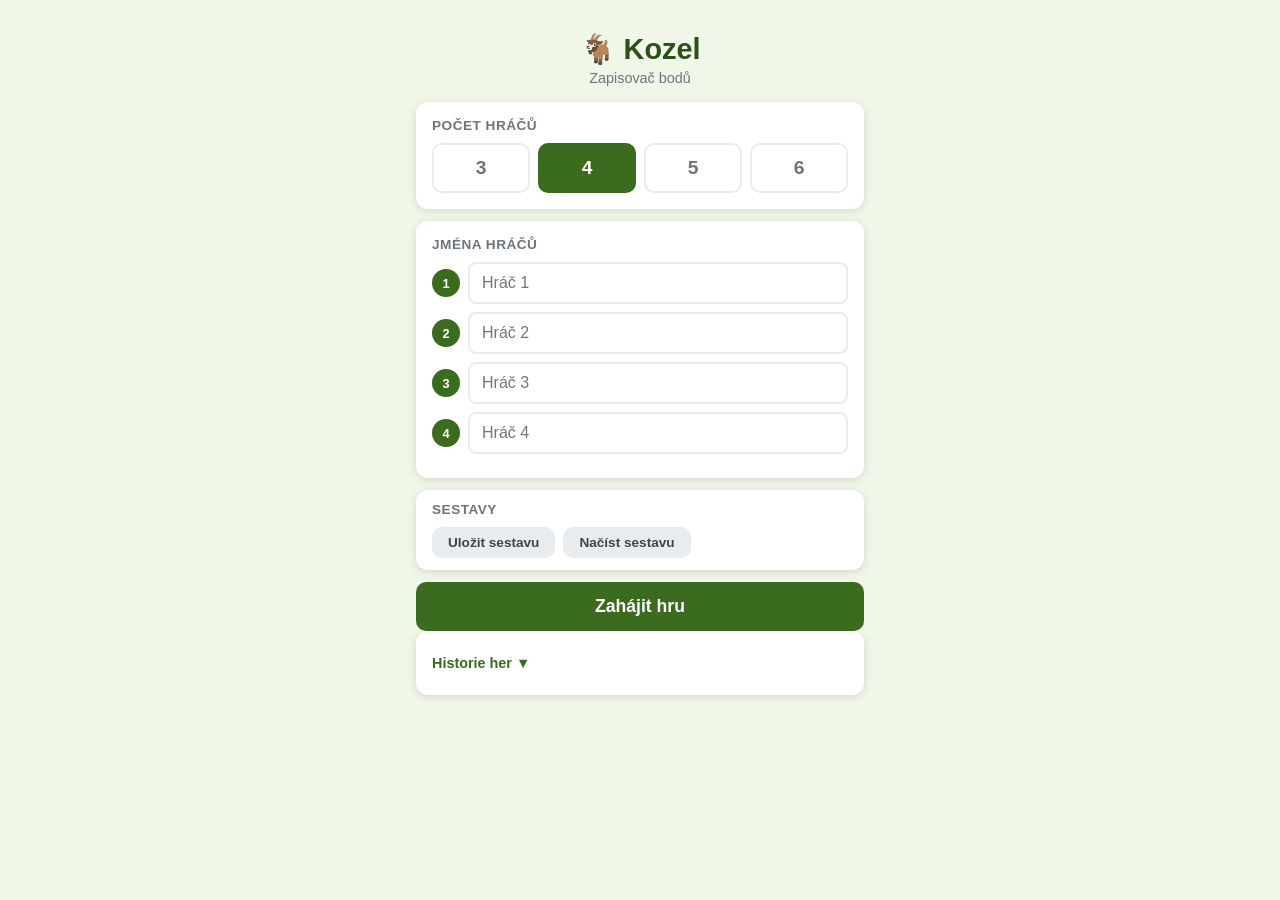
<file: index.html>
<!DOCTYPE html>
<html lang="cs">
<head>
  <meta charset="UTF-8">
  <meta name="viewport" content="width=device-width, initial-scale=1.0, user-scalable=no">
  <meta name="theme-color" content="#2d5016">
  <meta name="apple-mobile-web-app-capable" content="yes">
  <meta name="apple-mobile-web-app-status-bar-style" content="black-translucent">
  <title>Kozel – Zapisovač bodů</title>
  <link rel="manifest" href="manifest.json">
  <link rel="icon" type="image/svg+xml" href="icons/icon.svg">
  <link rel="apple-touch-icon" href="icons/icon-192.png">
  <link rel="stylesheet" href="style.css">
</head>
<body>
  <!-- OBRAZOVKA 1: Výběr hráčů -->
  <div id="screen-setup" class="screen active">
    <header>
      <h1>🐐 Kozel</h1>
      <p class="subtitle">Zapisovač bodů</p>
    </header>

    <div class="card">
      <label class="label">Počet hráčů</label>
      <div class="player-count-btns" id="player-count-btns">
        <button class="count-btn" data-count="3">3</button>
        <button class="count-btn active" data-count="4">4</button>
        <button class="count-btn" data-count="5">5</button>
        <button class="count-btn" data-count="6">6</button>
      </div>
    </div>

    <div class="card">
      <label class="label">Jména hráčů</label>
      <div id="player-names"></div>
    </div>

    <div class="card lineup-card">
      <label class="label">Sestavy</label>
      <div class="lineup-actions">
        <button id="btn-save-lineup" class="btn btn-secondary btn-sm">Uložit sestavu</button>
        <button id="btn-load-lineup" class="btn btn-secondary btn-sm">Načíst sestavu</button>
      </div>
      <div id="lineup-list" class="lineup-list hidden"></div>
    </div>

    <button id="btn-start-game" class="btn btn-primary btn-lg">Zahájit hru</button>

    <div class="card">
      <button id="btn-show-archive" class="btn btn-link">Historie her ▼</button>
      <div id="archive-container" class="hidden">
        <div id="archive-list"></div>
        <button id="btn-clear-archive" class="btn btn-danger btn-sm" style="margin-top:8px">Smazat historii</button>
      </div>
    </div>
  </div>

  <!-- OBRAZOVKA 2: Přehled skóre -->
  <div id="screen-score" class="screen">
    <header>
      <h1>🐐 Kozel</h1>
      <span class="round-badge" id="round-badge">Kolo 1</span>
    </header>

    <div class="card">
      <table class="score-table" id="score-table">
        <thead>
          <tr>
            <th>Hráč</th>
            <th>Skóre</th>
          </tr>
        </thead>
        <tbody></tbody>
      </table>
    </div>

    <div class="action-buttons">
      <button id="btn-next-round" class="btn btn-primary btn-lg">Další kolo</button>
      <button id="btn-undo-round" class="btn btn-secondary btn-sm" disabled>Opravit poslední kolo</button>
    </div>

    <div class="card history-card">
      <button id="btn-toggle-history" class="btn btn-link">Historie kol ▼</button>
      <div id="history-container" class="hidden">
        <div id="history-list"></div>
      </div>
    </div>

    <button id="btn-new-game" class="btn btn-danger btn-sm">Nová hra</button>

    <!-- Game Over overlay -->
    <div id="game-over" class="game-over hidden">
      <div class="game-over-content">
        <h2>Konec hry!</h2>
        <p id="game-over-msg"></p>
        <div id="game-over-scores"></div>
        <div class="game-over-buttons">
          <button id="btn-close-game-over" class="btn btn-secondary btn-sm">Zobrazit průběh</button>
          <button id="btn-new-game-over" class="btn btn-primary btn-lg">Nová hra</button>
        </div>
      </div>
    </div>
  </div>

  <!-- OBRAZOVKA 3: Zadání výsledků kola -->
  <div id="screen-round" class="screen">
    <header>
      <h1>Zadání kola</h1>
      <span class="remaining-badge" id="remaining-badge">Zbývá: 20</span>
    </header>

    <div class="card">
      <label class="toggle-label">
        <span>Hlášené kolo (40 bodů)</span>
        <label class="switch">
          <input type="checkbox" id="toggle-hlasene">
          <span class="slider"></span>
        </label>
      </label>
    </div>

    <div id="round-players"></div>

    <div class="action-buttons">
      <button id="btn-confirm-round" class="btn btn-primary btn-lg" disabled>Potvrdit kolo</button>
      <button id="btn-cancel-round" class="btn btn-secondary btn-sm">Zrušit</button>
    </div>
  </div>

  <!-- Modal pro načtení sestavy -->
  <div id="modal-lineup" class="modal hidden">
    <div class="modal-content">
      <h3>Uložené sestavy</h3>
      <div id="modal-lineup-list"></div>
      <button id="btn-close-lineup-modal" class="btn btn-secondary btn-sm">Zavřít</button>
    </div>
  </div>

  <!-- Modal pro uložení sestavy -->
  <div id="modal-save-lineup" class="modal hidden">
    <div class="modal-content">
      <h3>Uložit sestavu</h3>
      <input type="text" id="lineup-name-input" placeholder="Název sestavy" class="input">
      <div class="modal-actions">
        <button id="btn-confirm-save-lineup" class="btn btn-primary btn-sm">Uložit</button>
        <button id="btn-cancel-save-lineup" class="btn btn-secondary btn-sm">Zrušit</button>
      </div>
    </div>
  </div>

  <script src="app.js"></script>
</body>
</html>
</file>
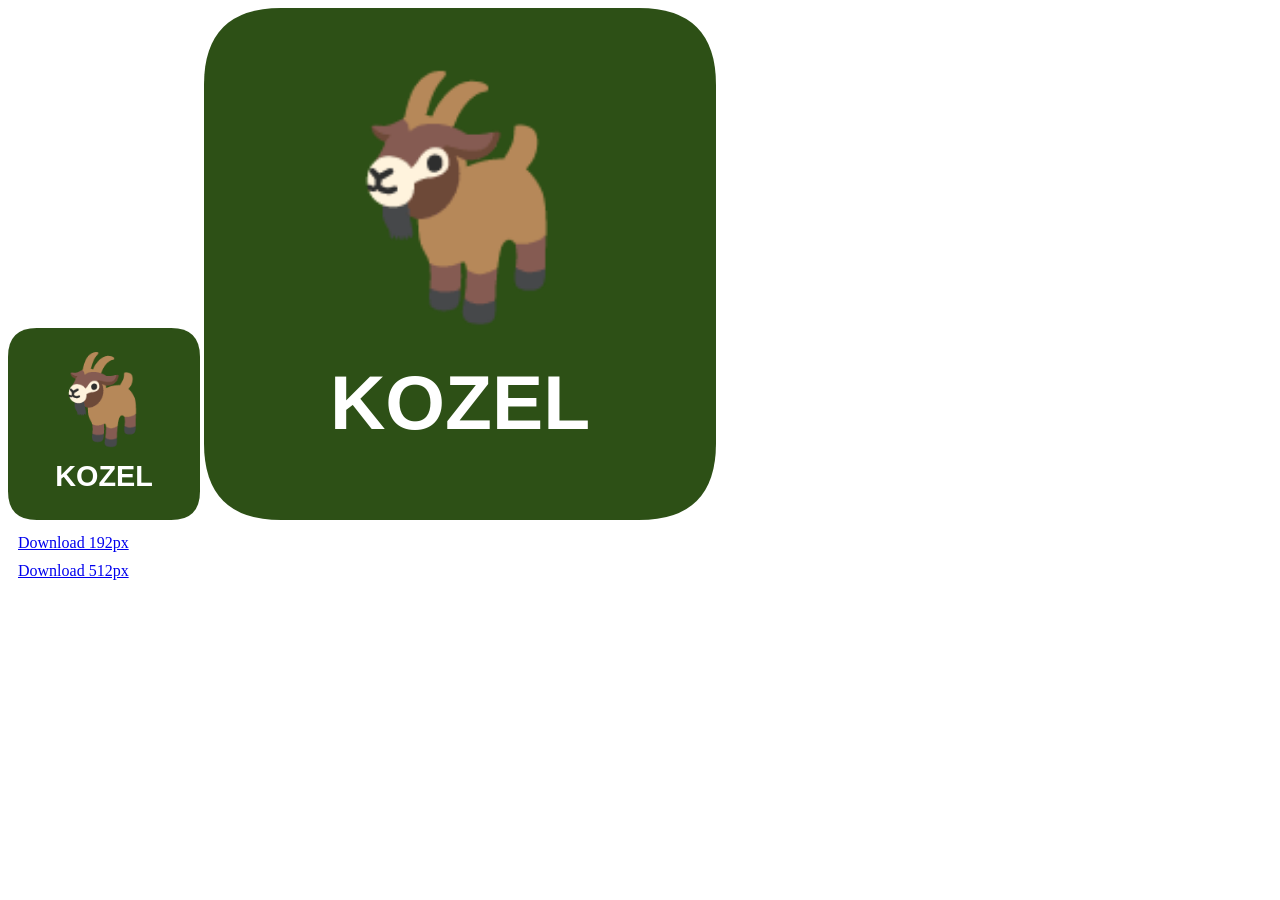
<file: icons/generate-icons.html>
<!DOCTYPE html>
<html>
<body>
<canvas id="c192" width="192" height="192"></canvas>
<canvas id="c512" width="512" height="512"></canvas>
<script>
function drawIcon(canvas) {
  const ctx = canvas.getContext('2d');
  const s = canvas.width;
  const r = s * 0.15;

  // Rounded rect background
  ctx.beginPath();
  ctx.moveTo(r, 0);
  ctx.lineTo(s - r, 0);
  ctx.quadraticCurveTo(s, 0, s, r);
  ctx.lineTo(s, s - r);
  ctx.quadraticCurveTo(s, s, s - r, s);
  ctx.lineTo(r, s);
  ctx.quadraticCurveTo(0, s, 0, s - r);
  ctx.lineTo(0, r);
  ctx.quadraticCurveTo(0, 0, r, 0);
  ctx.closePath();
  ctx.fillStyle = '#2d5016';
  ctx.fill();

  // Goat emoji
  ctx.font = `${s * 0.45}px Arial`;
  ctx.textAlign = 'center';
  ctx.textBaseline = 'middle';
  ctx.fillText('🐐', s/2, s * 0.4);

  // Text
  ctx.fillStyle = '#ffffff';
  ctx.font = `bold ${s * 0.15}px Arial`;
  ctx.fillText('KOZEL', s/2, s * 0.78);
}

drawIcon(document.getElementById('c192'));
drawIcon(document.getElementById('c512'));

// Download links
['c192', 'c512'].forEach(id => {
  const canvas = document.getElementById(id);
  const link = document.createElement('a');
  link.download = `icon-${canvas.width}.png`;
  link.href = canvas.toDataURL('image/png');
  link.textContent = `Download ${canvas.width}px`;
  link.style.display = 'block';
  link.style.margin = '10px';
  document.body.appendChild(link);
});
</script>
</body>
</html>
</file>
<file: style.css>
* {
  margin: 0;
  padding: 0;
  box-sizing: border-box;
}

:root {
  --green-dark: #2d5016;
  --green: #3a6b1e;
  --green-light: #5a9a30;
  --green-bg: #f0f7e8;
  --gold: #d4a017;
  --gold-light: #fff3cd;
  --red: #c0392b;
  --red-light: #fdecea;
  --red-bg: #e74c3c;
  --gray: #6c757d;
  --gray-light: #e9ecef;
  --gray-bg: #f8f9fa;
  --white: #ffffff;
  --shadow: 0 2px 8px rgba(0,0,0,0.12);
  --radius: 12px;
}

html {
  font-size: 16px;
}

body {
  font-family: -apple-system, BlinkMacSystemFont, 'Segoe UI', Roboto, sans-serif;
  background: var(--green-bg);
  color: #222;
  min-height: 100vh;
  -webkit-tap-highlight-color: transparent;
}

/* Screens */
.screen {
  display: none;
  padding: 16px;
  max-width: 480px;
  margin: 0 auto;
  padding-bottom: 32px;
}

.screen.active {
  display: block;
}

/* Header */
header {
  text-align: center;
  padding: 16px 0;
  display: flex;
  flex-direction: column;
  align-items: center;
  gap: 4px;
}

header h1 {
  font-size: 1.8rem;
  color: var(--green-dark);
}

.subtitle {
  color: var(--gray);
  font-size: 0.9rem;
}

.round-badge {
  background: var(--green);
  color: var(--white);
  padding: 4px 16px;
  border-radius: 20px;
  font-size: 0.85rem;
  font-weight: 600;
}

.remaining-badge {
  background: var(--gold);
  color: #333;
  padding: 4px 16px;
  border-radius: 20px;
  font-size: 0.85rem;
  font-weight: 700;
}

/* Cards */
.card {
  background: var(--white);
  border-radius: var(--radius);
  padding: 16px;
  margin-bottom: 12px;
  box-shadow: var(--shadow);
}

.label {
  display: block;
  font-weight: 600;
  font-size: 0.85rem;
  color: var(--gray);
  text-transform: uppercase;
  letter-spacing: 0.5px;
  margin-bottom: 10px;
}

/* Player count buttons */
.player-count-btns {
  display: flex;
  gap: 8px;
}

.count-btn {
  flex: 1;
  padding: 12px;
  border: 2px solid var(--gray-light);
  border-radius: 10px;
  background: var(--white);
  font-size: 1.2rem;
  font-weight: 700;
  color: var(--gray);
  cursor: pointer;
  transition: all 0.15s;
}

.count-btn.active {
  border-color: var(--green);
  background: var(--green);
  color: var(--white);
}

/* Player name inputs */
.player-name-row {
  display: flex;
  align-items: center;
  gap: 8px;
  margin-bottom: 8px;
}

.player-number {
  width: 28px;
  height: 28px;
  border-radius: 50%;
  background: var(--green);
  color: var(--white);
  display: flex;
  align-items: center;
  justify-content: center;
  font-size: 0.8rem;
  font-weight: 700;
  flex-shrink: 0;
}

.input {
  width: 100%;
  padding: 10px 12px;
  border: 2px solid var(--gray-light);
  border-radius: 8px;
  font-size: 1rem;
  outline: none;
  transition: border-color 0.15s;
}

.input:focus {
  border-color: var(--green);
}

/* Buttons */
.btn {
  border: none;
  border-radius: 10px;
  font-weight: 600;
  cursor: pointer;
  transition: all 0.15s;
  font-size: 1rem;
  display: inline-flex;
  align-items: center;
  justify-content: center;
  gap: 6px;
}

.btn:active {
  transform: scale(0.97);
}

.btn-primary {
  background: var(--green);
  color: var(--white);
}

.btn-primary:hover {
  background: var(--green-dark);
}

.btn-primary:disabled {
  background: var(--gray-light);
  color: var(--gray);
  cursor: not-allowed;
  transform: none;
}

.btn-secondary {
  background: var(--gray-light);
  color: #444;
}

.btn-secondary:hover {
  background: #ddd;
}

.btn-danger {
  background: var(--red-light);
  color: var(--red);
}

.btn-danger:hover {
  background: #f5c6c0;
}

.btn-link {
  background: none;
  color: var(--green);
  text-decoration: none;
  padding: 8px 0;
  font-size: 0.9rem;
}

.btn-lg {
  width: 100%;
  padding: 14px 24px;
  font-size: 1.1rem;
}

.btn-sm {
  padding: 8px 16px;
  font-size: 0.85rem;
}

/* Lineup */
.lineup-actions {
  display: flex;
  gap: 8px;
}

.lineup-card {
  padding: 12px 16px;
}

.lineup-list {
  margin-top: 10px;
}

.lineup-item {
  display: flex;
  justify-content: space-between;
  align-items: center;
  padding: 8px;
  border-bottom: 1px solid var(--gray-light);
}

.lineup-item:last-child {
  border-bottom: none;
}

.lineup-item-name {
  font-weight: 600;
}

.lineup-item-players {
  color: var(--gray);
  font-size: 0.8rem;
}

.lineup-item-actions {
  display: flex;
  gap: 6px;
}

/* Score table */
.score-table {
  width: 100%;
  border-collapse: collapse;
}

.score-table th {
  text-align: left;
  padding: 8px 12px;
  color: var(--gray);
  font-size: 0.8rem;
  text-transform: uppercase;
  letter-spacing: 0.5px;
  border-bottom: 2px solid var(--gray-light);
}

.score-table th:last-child {
  text-align: right;
}

.score-table td {
  padding: 12px;
  font-size: 1.1rem;
  border-bottom: 1px solid var(--gray-light);
}

.score-table td:last-child {
  text-align: right;
  font-weight: 700;
  font-size: 1.3rem;
}

.score-table tr:last-child td {
  border-bottom: none;
}

.score-table tr.danger td {
  color: var(--red);
  background: var(--red-light);
}

.score-table tr.warning td {
  color: #856404;
  background: var(--gold-light);
}

.score-table tr.eliminated td {
  color: var(--white);
  background: var(--red-bg);
  font-weight: 700;
}

.score-change {
  font-size: 0.8rem;
  font-weight: 400;
  color: var(--gray);
  margin-left: 4px;
}

.score-change.positive {
  color: var(--red);
}

.score-change.negative {
  color: var(--green);
}

/* Action buttons */
.action-buttons {
  display: flex;
  flex-direction: column;
  gap: 8px;
  margin-bottom: 12px;
}

/* Round input */
.toggle-label {
  display: flex;
  justify-content: space-between;
  align-items: center;
  font-weight: 600;
  cursor: pointer;
}

.switch {
  position: relative;
  display: inline-block;
  width: 52px;
  height: 28px;
  flex-shrink: 0;
}

.switch input {
  opacity: 0;
  width: 0;
  height: 0;
}

.slider {
  position: absolute;
  cursor: pointer;
  top: 0; left: 0; right: 0; bottom: 0;
  background: var(--gray-light);
  border-radius: 28px;
  transition: 0.2s;
}

.slider::before {
  content: '';
  position: absolute;
  height: 22px;
  width: 22px;
  left: 3px;
  bottom: 3px;
  background: var(--white);
  border-radius: 50%;
  transition: 0.2s;
  box-shadow: 0 1px 3px rgba(0,0,0,0.2);
}

.switch input:checked + .slider {
  background: var(--green);
}

.switch input:checked + .slider::before {
  transform: translateX(24px);
}

/* Player round cards */
.round-player-card {
  background: var(--white);
  border-radius: var(--radius);
  padding: 12px 16px;
  margin-bottom: 10px;
  box-shadow: var(--shadow);
}

.round-player-header {
  display: flex;
  justify-content: space-between;
  align-items: center;
  margin-bottom: 8px;
}

.round-player-name {
  font-weight: 700;
  font-size: 1rem;
}

.round-player-score {
  color: var(--gray);
  font-size: 0.85rem;
}

.round-player-selected {
  background: var(--green);
  color: var(--white);
  padding: 2px 10px;
  border-radius: 12px;
  font-weight: 700;
  font-size: 0.9rem;
}

.point-buttons {
  display: flex;
  flex-wrap: wrap;
  gap: 6px;
}

.point-btn {
  min-width: 40px;
  padding: 8px 6px;
  border: 2px solid var(--gray-light);
  border-radius: 8px;
  background: var(--white);
  font-size: 0.9rem;
  font-weight: 600;
  color: #333;
  cursor: pointer;
  transition: all 0.1s;
  text-align: center;
}

.point-btn:active {
  transform: scale(0.95);
}

.point-btn.selected {
  border-color: var(--green);
  background: var(--green);
  color: var(--white);
}

.point-btn.odmaz {
  border-color: #e0c4ff;
  color: #7b2d8e;
  background: #f5eaff;
}

.point-btn.odmaz.selected {
  background: #7b2d8e;
  border-color: #7b2d8e;
  color: var(--white);
}

.point-btn.disabled {
  opacity: 0.25;
  pointer-events: none;
}

/* History */
.history-card {
  text-align: center;
}

#history-container {
  text-align: left;
  margin-top: 8px;
}

.history-table-wrap {
  overflow-x: auto;
  -webkit-overflow-scrolling: touch;
}

.history-table {
  width: 100%;
  border-collapse: collapse;
  font-size: 0.82rem;
  white-space: nowrap;
}

.history-table th {
  padding: 6px 10px;
  text-align: center;
  font-weight: 700;
  color: var(--green-dark);
  border-bottom: 2px solid var(--gray-light);
  font-size: 0.8rem;
}

.history-table td {
  padding: 5px 10px;
  text-align: center;
  border-bottom: 1px solid var(--gray-light);
  vertical-align: middle;
}

.history-table tbody tr:last-child td {
  border-bottom: none;
}

.ht-round {
  font-weight: 700;
  color: var(--green-dark);
  text-align: left !important;
  white-space: nowrap;
}

.ht-type {
  display: inline-block;
  background: var(--gold);
  color: #333;
  font-size: 0.65rem;
  font-weight: 700;
  padding: 0 4px;
  border-radius: 3px;
  margin-left: 3px;
  vertical-align: middle;
}

.ht-change {
  display: block;
  font-size: 0.75rem;
  color: var(--gray);
}

.ht-cumul {
  display: block;
  font-weight: 700;
  font-size: 0.9rem;
  color: #333;
}

td.ht-danger .ht-cumul {
  color: var(--red);
}

td.ht-elim .ht-cumul {
  color: var(--white);
}

td.ht-elim {
  background: var(--red-bg);
}

/* Game Over */
.game-over {
  position: fixed;
  inset: 0;
  background: rgba(0,0,0,0.7);
  display: flex;
  align-items: center;
  justify-content: center;
  z-index: 100;
  padding: 16px;
}

.game-over.hidden {
  display: none;
}

.game-over-content {
  background: var(--white);
  border-radius: 20px;
  padding: 32px 24px;
  text-align: center;
  max-width: 360px;
  width: 100%;
  box-shadow: 0 8px 32px rgba(0,0,0,0.3);
}

.game-over-content h2 {
  font-size: 1.8rem;
  color: var(--red);
  margin-bottom: 12px;
}

.game-over-content p {
  font-size: 1.1rem;
  margin-bottom: 16px;
}

#game-over-scores {
  margin-bottom: 20px;
}

#game-over-scores .score-line {
  display: flex;
  justify-content: space-between;
  padding: 6px 0;
  font-size: 1rem;
  border-bottom: 1px solid var(--gray-light);
}

#game-over-scores .score-line:last-child {
  border-bottom: none;
}

#game-over-scores .score-line.loser {
  color: var(--red);
  font-weight: 700;
}

.game-over-buttons {
  display: flex;
  flex-direction: column;
  gap: 8px;
  align-items: center;
}

/* Game Archive */
.archive-game {
  background: var(--white);
  border: 1px solid var(--gray-light);
  border-radius: 10px;
  margin-bottom: 8px;
  overflow: hidden;
}

.archive-header {
  display: flex;
  justify-content: space-between;
  align-items: center;
  padding: 10px 12px;
  cursor: pointer;
  background: #f9f9f5;
}

.archive-header:active {
  background: #f0f0e8;
}

.archive-date {
  font-size: 0.85rem;
  color: #666;
}

.archive-rounds {
  font-size: 0.8rem;
  color: #999;
  margin-left: 8px;
}

.archive-result {
  font-size: 0.85rem;
  font-weight: 600;
  color: var(--red);
}

.archive-scores {
  display: flex;
  flex-wrap: wrap;
  gap: 4px 12px;
  padding: 6px 12px 10px;
  font-size: 0.85rem;
}

.archive-score-item.loser {
  color: var(--red);
  font-weight: 600;
}

.archive-detail {
  border-top: 1px solid var(--gray-light);
  padding: 8px 12px;
  background: #fafaf5;
}

.archive-round {
  display: flex;
  flex-wrap: wrap;
  gap: 4px 10px;
  padding: 3px 0;
  font-size: 0.8rem;
  border-bottom: 1px solid #eee;
}

.archive-round:last-child {
  border-bottom: none;
}

.archive-round-num {
  font-weight: 600;
  color: var(--green-dark);
  min-width: 40px;
}

.archive-round-score {
  color: #555;
}

/* Modal */
.modal {
  position: fixed;
  inset: 0;
  background: rgba(0,0,0,0.5);
  display: flex;
  align-items: center;
  justify-content: center;
  z-index: 50;
  padding: 16px;
}

.modal.hidden {
  display: none;
}

.modal-content {
  background: var(--white);
  border-radius: 16px;
  padding: 24px;
  max-width: 360px;
  width: 100%;
  box-shadow: var(--shadow);
}

.modal-content h3 {
  margin-bottom: 12px;
  color: var(--green-dark);
}

.modal-actions {
  display: flex;
  gap: 8px;
  margin-top: 12px;
}

.modal-lineup-item {
  display: flex;
  justify-content: space-between;
  align-items: center;
  padding: 10px 0;
  border-bottom: 1px solid var(--gray-light);
}

.modal-lineup-item:last-child {
  border-bottom: none;
}

.modal-lineup-info {
  flex: 1;
}

.modal-lineup-name {
  font-weight: 700;
}

.modal-lineup-players {
  font-size: 0.8rem;
  color: var(--gray);
}

.modal-lineup-btns {
  display: flex;
  gap: 6px;
}

.btn-icon {
  width: 32px;
  height: 32px;
  border: none;
  border-radius: 8px;
  cursor: pointer;
  font-size: 1rem;
  display: flex;
  align-items: center;
  justify-content: center;
}

.btn-icon.load {
  background: var(--green);
  color: var(--white);
}

.btn-icon.delete {
  background: var(--red-light);
  color: var(--red);
}

/* Utility */
.hidden {
  display: none !important;
}

/* Scrollbar styling */
::-webkit-scrollbar {
  width: 4px;
}

::-webkit-scrollbar-track {
  background: transparent;
}

::-webkit-scrollbar-thumb {
  background: var(--gray-light);
  border-radius: 4px;
}
</file>
